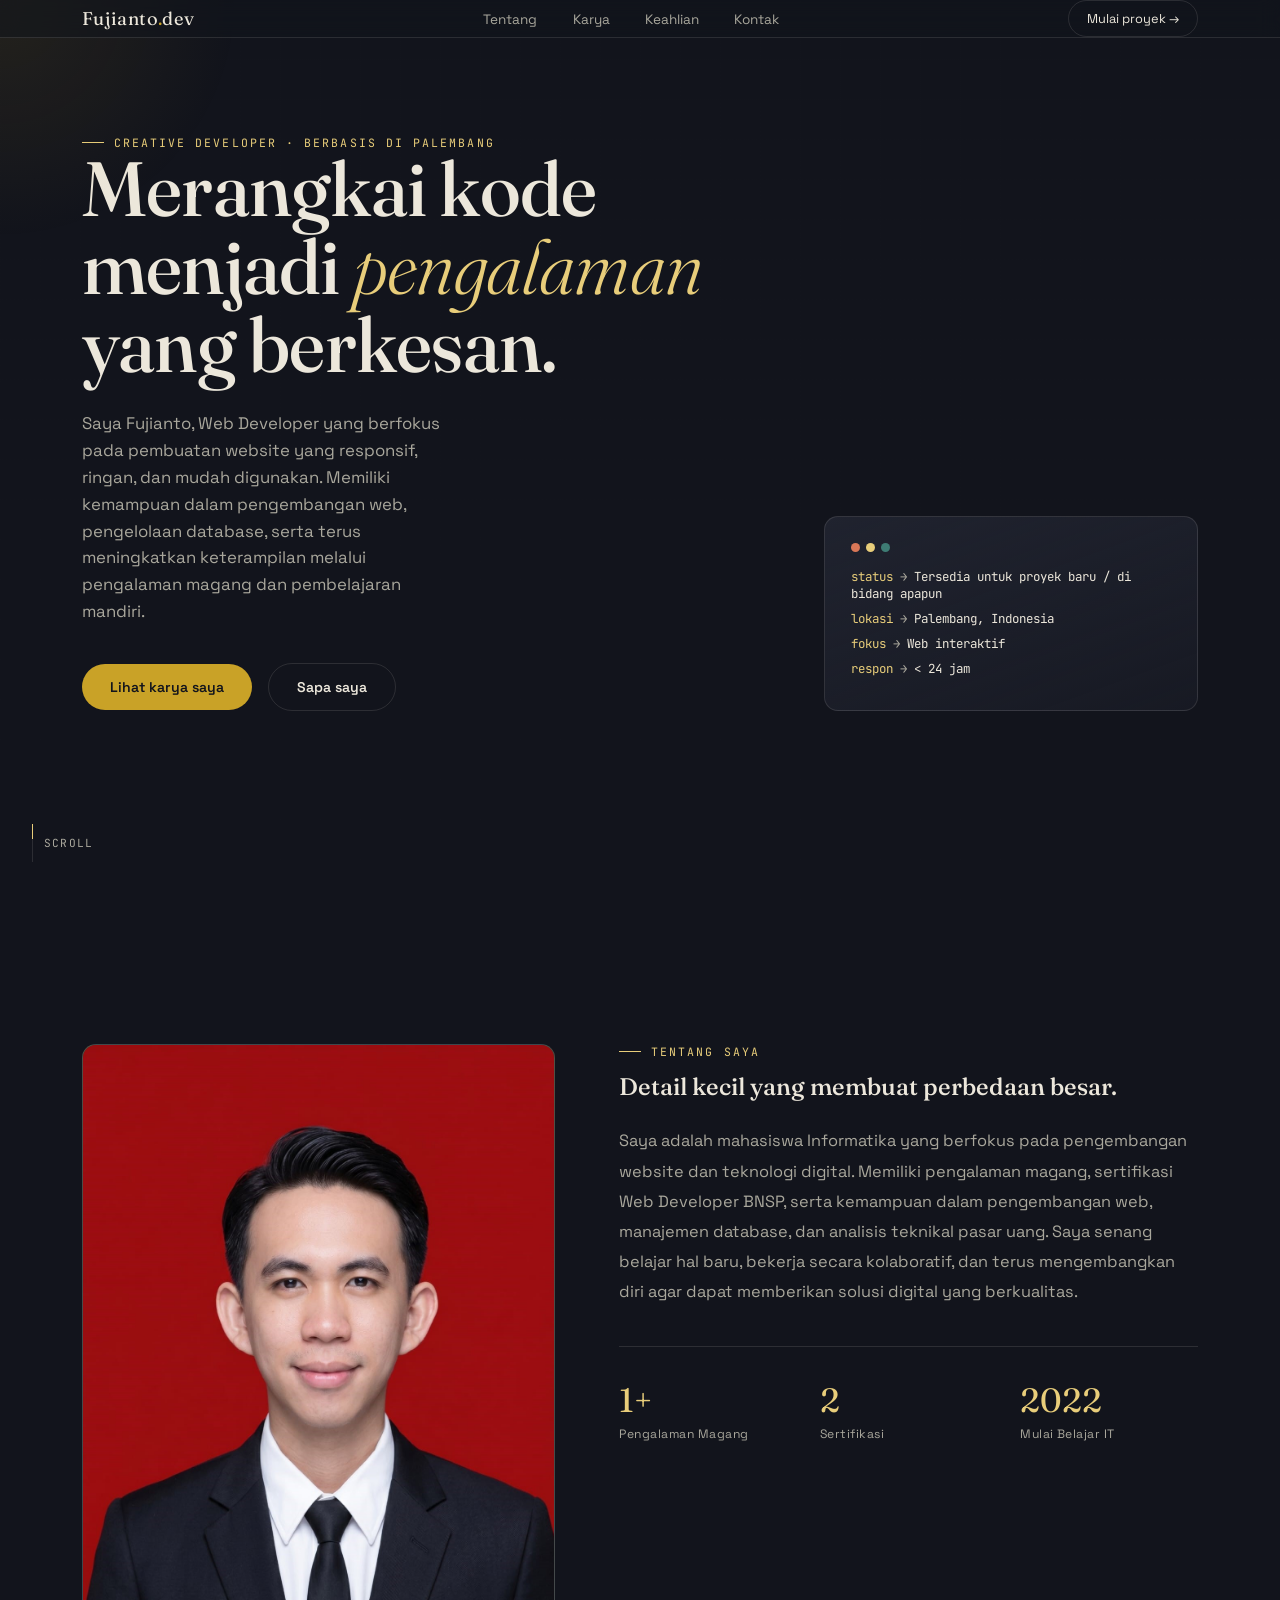
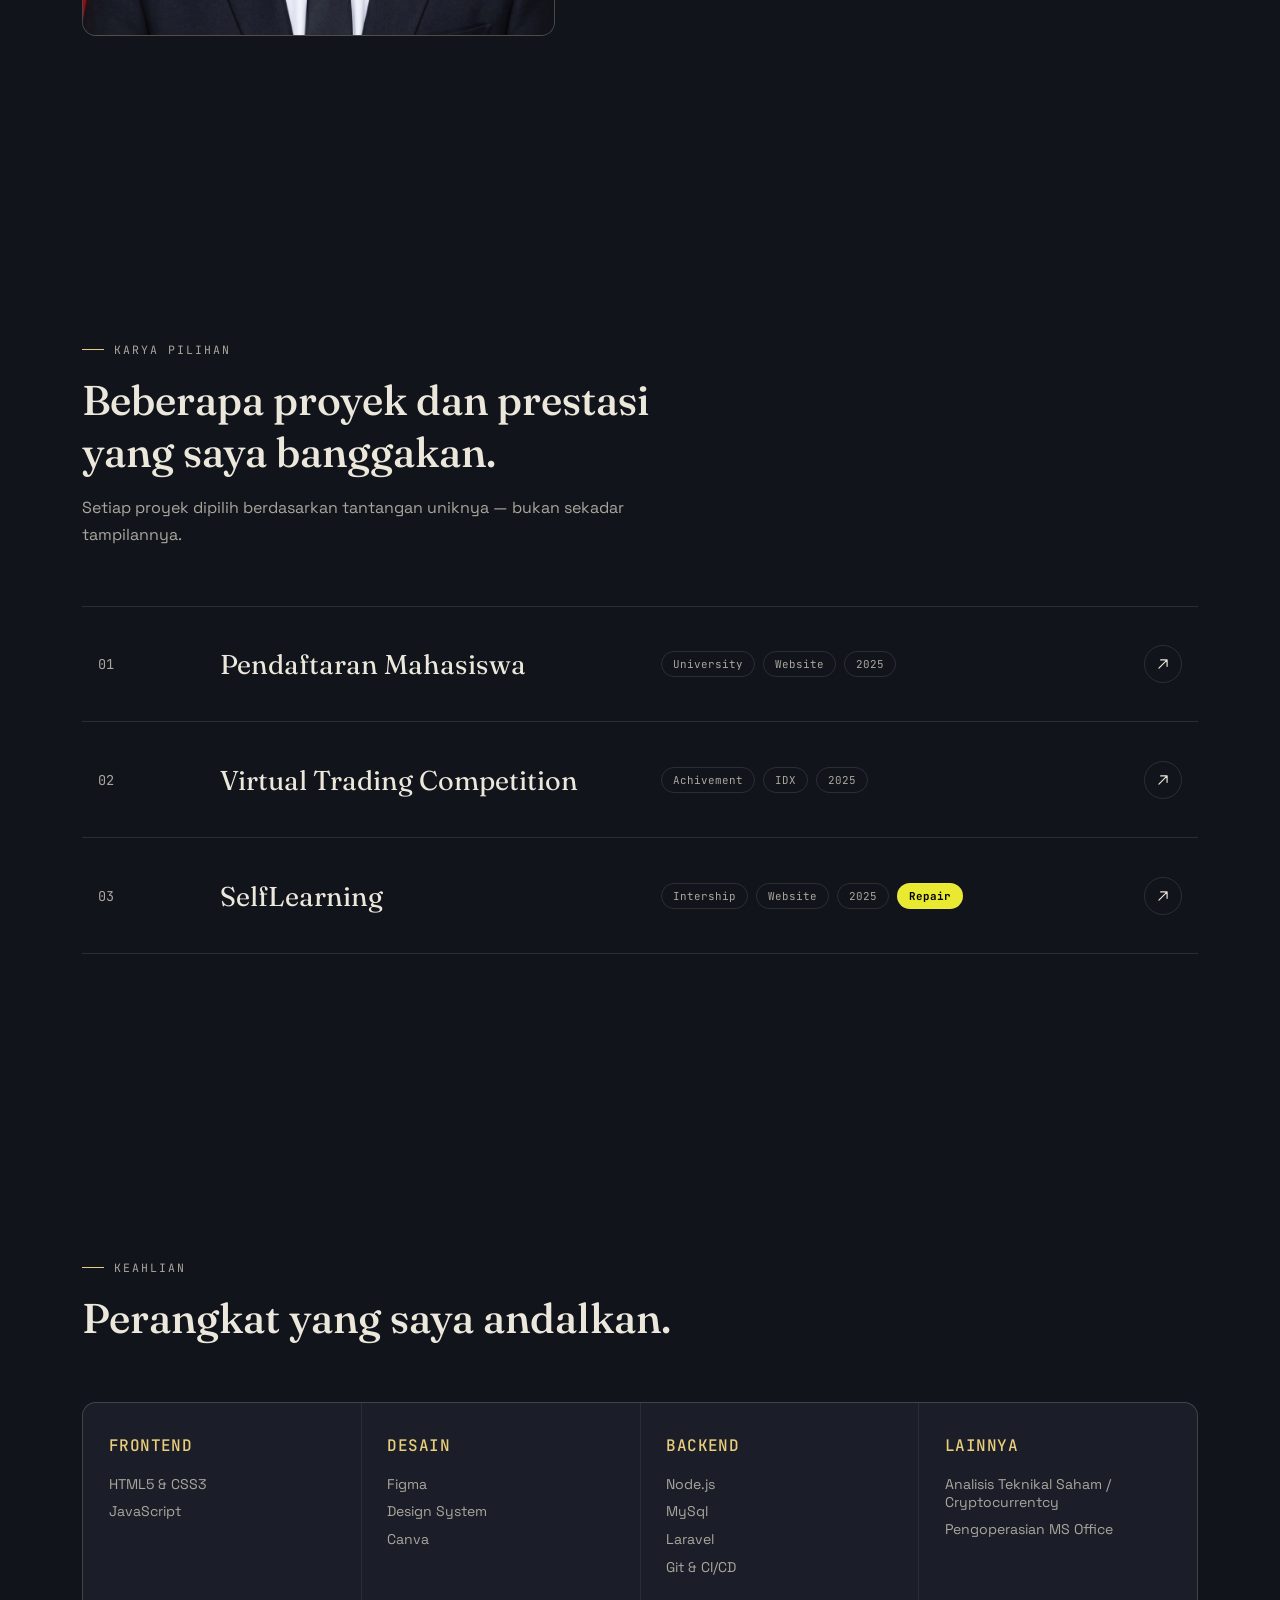
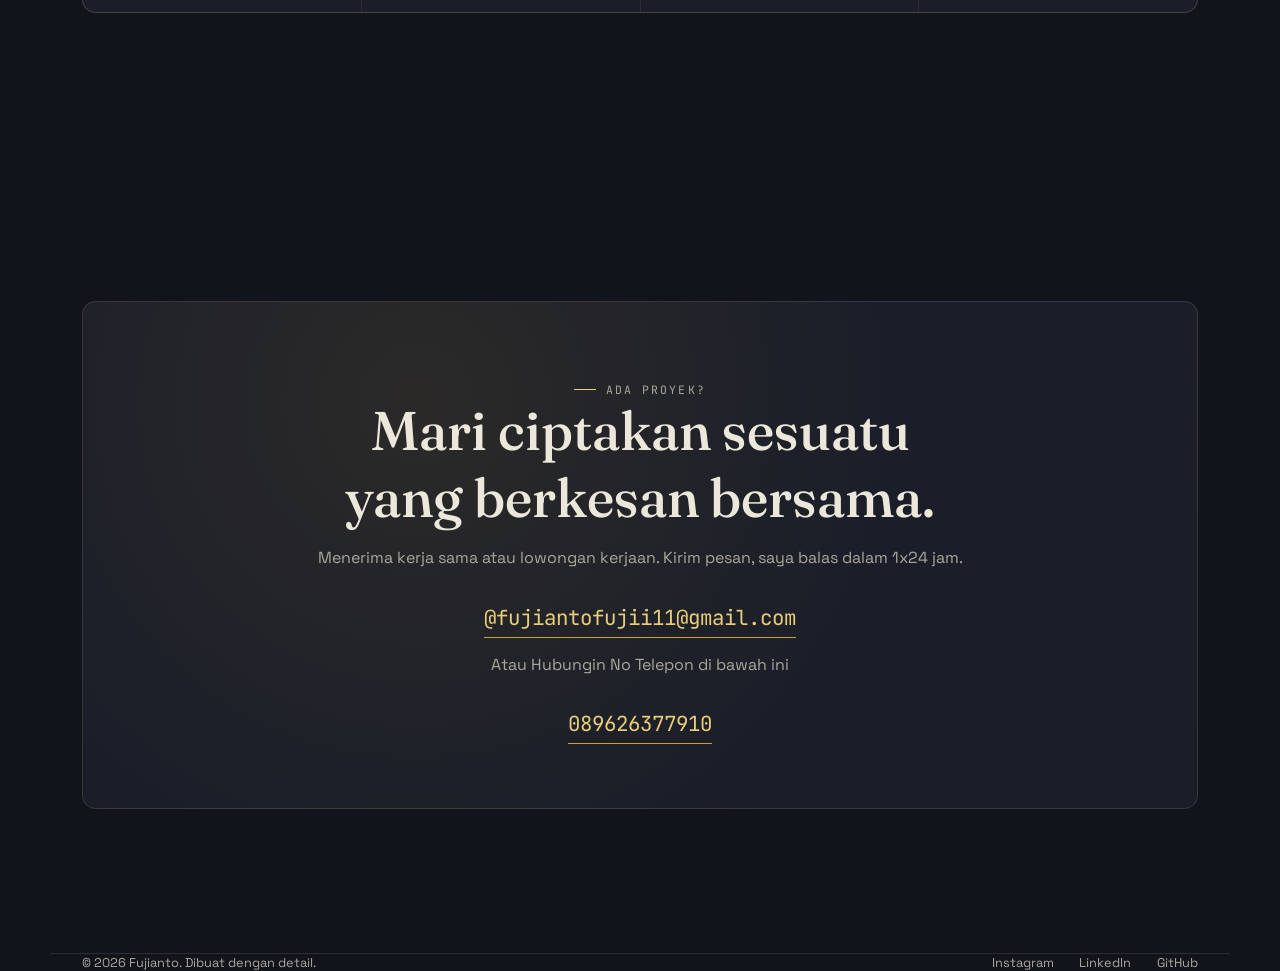
<file: index.html>
<!DOCTYPE html>
<html lang="id">

<head>
    <meta charset="UTF-8">
    <meta name="viewport" content="width=device-width, initial-scale=1.0">
    <title>Fujianto Aditya — Creative Developer</title>
    <link rel="preconnect" href="https://fonts.googleapis.com">
    <link rel="preconnect" href="https://fonts.gstatic.com" crossorigin>
    <link
        href="https://fonts.googleapis.com/css2?family=Fraunces:ital,opsz,wght@0,9..144,300;0,9..144,500;0,9..144,600;1,9..144,400&family=Space+Grotesk:wght@400;500;600;700&family=JetBrains+Mono:wght@400;500&display=swap"
        rel="stylesheet">
    <link rel="stylesheet" href="style.css">
</head>

<body>

    <div id="lamp"></div>

    <header>
        <nav class="wrap">
            <div class="logo">Fujianto<span>.</span>dev</div>
            <ul class="nav-links">
                <li><a href="#tentang">Tentang</a></li>
                <li><a href="#karya">Karya</a></li>
                <li><a href="#keahlian">Keahlian</a></li>
                <!-- <li><a href="#perjalanan">Perjalanan</a></li> -->
                <li><a href="#kontak">Kontak</a></li>
            </ul>
            <a href="#kontak" class="nav-cta">Mulai proyek →</a>
            <button class="burger" id="burgerBtn" aria-label="Buka menu">
                <span></span><span></span><span></span>
            </button>
        </nav>
    </header>

    <div class="mobile-menu" id="mobileMenu">
        <button class="mobile-close" id="mobileClose" aria-label="Tutup menu">✕</button>
        <a href="#tentang">Tentang</a>
        <a href="#karya">Karya</a>
        <a href="#keahlian">Keahlian</a>
        <!-- <a href="#perjalanan">Perjalanan</a> -->
        <a href="#kontak">Kontak</a>
    </div>

    <section class="hero">
        <div class="wrap hero-grid">
            <div>
                <p class="eyebrow reveal">Creative Developer · Berbasis di Palembang</p>
                <h1 class="hero-title reveal">Merangkai kode<br>menjadi <em>pengalaman</em><br>yang berkesan.</h1>
                <p class="hero-sub reveal">Saya Fujianto, Web Developer yang berfokus pada pembuatan website yang
                    responsif, ringan, dan mudah digunakan. Memiliki kemampuan dalam pengembangan web, pengelolaan
                    database, serta terus meningkatkan keterampilan melalui pengalaman magang dan pembelajaran mandiri.
                </p>
                <div class="hero-actions reveal">
                    <a href="#karya" class="btn btn-primary">Lihat karya saya</a>
                    <a href="#kontak" class="btn btn-ghost">Sapa saya</a>
                </div>
            </div>
            <div class="hero-card reveal">
                <div class="dot-row"><span class="dot"></span><span class="dot"></span><span class="dot"></span></div>
                <div class="line"><span class="key">status</span> → <span class="val">Tersedia untuk proyek baru / di
                        bidang apapun</span>
                </div>
                <div class="line"><span class="key">lokasi</span> → <span class="val">Palembang, Indonesia</span></div>
                <div class="line"><span class="key">fokus</span> → <span class="val">Web interaktif</span></div>
                <div class="line"><span class="key">respon</span> → <span class="val">&lt; 24 jam</span></div>
                <!-- <div class="line"><span class="key">kopi.hariIni</span> → <span class="val">3 cangkir ☕</span></div> -->
            </div>
        </div>
        <div class="scroll-cue"><span class="rail"></span> SCROLL</div>
    </section>

    <section id="tentang">
        <div class="wrap">
            <div class="about-grid">
                <div class="about-portrait reveal">
                    <img src="img/Profile_CV.jpeg" alt="Data Mahasiswa" width="100%" height="100%">
                </div>
                <div>
                    <p class="eyebrow reveal">Tentang saya</p>
                    <h2 class="reveal" style="margin-top:.8rem;">Detail kecil yang membuat perbedaan besar.</h2>
                    <div class="about-text reveal" style="margin-top:1.6rem;">
                        <p>Saya adalah mahasiswa Informatika yang berfokus pada pengembangan website dan teknologi
                            digital. Memiliki pengalaman magang, sertifikasi Web Developer BNSP, serta kemampuan dalam
                            pengembangan web, manajemen database, dan analisis teknikal pasar uang. Saya senang belajar
                            hal baru, bekerja secara kolaboratif, dan terus mengembangkan diri agar dapat memberikan
                            solusi digital yang berkualitas.</p>
                    </div>
                    <div class="stat-row reveal">
                        <div>
                            <div class="stat-num">1+</div>
                            <div class="stat-label">Pengalaman Magang</div>
                        </div>

                        <div>
                            <div class="stat-num">2</div>
                            <div class="stat-label">Sertifikasi</div>
                        </div>

                        <div>
                            <div class="stat-num">2022</div>
                            <div class="stat-label">Mulai Belajar IT</div>
                        </div>
                    </div>
                </div>
            </div>
        </div>
    </section>

    <section id="karya">
        <div class="wrap">
            <div class="section-head reveal">
                <p class="eyebrow">Karya pilihan</p>
                <h2>Beberapa proyek dan prestasi yang saya banggakan.</h2>
                <p>Setiap proyek dipilih berdasarkan tantangan uniknya — bukan sekadar tampilannya.</p>
            </div>
            <div class="proj-list">
                <div class="proj reveal" onclick="window.open('pendaftaranMahasiswa')">
                    <span class="proj-index">01</span>
                    <span class="proj-name">Pendaftaran Mahasiswa</span>
                    <div class="proj-row-inner">
                        <div class="proj-meta">
                            <span class="tag">University</span><span class="tag">Website</span><span
                                class="tag">2025</span>
                        </div>
                        <div class="proj-arrow"><svg width="14" height="14" viewBox="0 0 24 24">
                                <path d="M5 19L19 5M19 5H8M19 5V16" stroke="#ece7db" stroke-width="2"
                                    stroke-linecap="round" />
                            </svg></div>
                    </div>
                </div>
                <div class="proj reveal" onclick="window.open('virtualTrading')">
                    <span class="proj-index">02</span>
                    <span class="proj-name">Virtual Trading Competition</span>
                    <div class="proj-row-inner">
                        <div class="proj-meta">
                            <span class="tag">Achivement</span><span class="tag">IDX</span><span class="tag">2025</span>
                        </div>
                        <div class="proj-arrow"><svg width="14" height="14" viewBox="0 0 24 24">
                                <path d="M5 19L19 5M19 5H8M19 5V16" stroke="#ece7db" stroke-width="2"
                                    stroke-linecap="round" />
                            </svg></div>
                    </div>
                </div>
                <div class="proj reveal">
                    <!-- onclick="window.open('#','_blank')" -->
                    <span class="proj-index">03</span>
                    <span class="proj-name">SelfLearning</span>
                    <div class="proj-row-inner">
                        <div class="proj-meta">
                            <span class="tag">Intership</span><span class="tag">Website</span><span
                                class="tag">2025</span><span class="tag"
                                style="background-color: rgb(233, 233, 49); color:black; font-weight:bold;">Repair</span>
                        </div>
                        <div class="proj-arrow"><svg width="14" height="14" viewBox="0 0 24 24">
                                <path d="M5 19L19 5M19 5H8M19 5V16" stroke="#ece7db" stroke-width="2"
                                    stroke-linecap="round" />
                            </svg></div>
                    </div>
                </div>
                <!-- <div class="proj reveal" onclick="window.open('#','_blank')">
                    <span class="proj-index">04</span>
                    <span class="proj-name">Ombak Travel</span>
                    <div class="proj-row-inner">
                        <div class="proj-meta">
                            <span class="tag">Booking</span><span class="tag">Mobile-first</span><span
                                class="tag">2022</span>
                        </div>
                        <div class="proj-arrow"><svg width="14" height="14" viewBox="0 0 24 24">
                                <path d="M5 19L19 5M19 5H8M19 5V16" stroke="#ece7db" stroke-width="2"
                                    stroke-linecap="round" />
                            </svg></div>
                    </div>
                </div> -->
            </div>
        </div>
    </section>

    <section id="keahlian">
        <div class="wrap">
            <div class="section-head reveal">
                <p class="eyebrow">Keahlian</p>
                <h2>Perangkat yang saya andalkan.</h2>
            </div>
            <div class="skills-wrap reveal">
                <div class="skill-cell">
                    <h3>FRONTEND</h3>
                    <ul>
                        <li>HTML5 &amp; CSS3</li>
                        <li>JavaScript</li>
                    </ul>
                </div>
                <div class="skill-cell">
                    <h3>DESAIN</h3>
                    <ul>
                        <li>Figma</li>
                        <li>Design System</li>
                        <li>Canva</li>
                    </ul>
                </div>
                <div class="skill-cell">
                    <h3>BACKEND</h3>
                    <ul>
                        <li>Node.js</li>
                        <li>MySql</li>
                        <li>Laravel</li>
                        <li>Git &amp; CI/CD</li>
                    </ul>
                </div>
                <div class="skill-cell">
                    <h3>LAINNYA</h3>
                    <ul>
                        <li>Analisis Teknikal Saham / Cryptocurrentcy</li>
                        <li>Pengoperasian MS Office</li>
                    </ul>
                </div>
            </div>
        </div>
    </section>

    <!-- <section id="perjalanan">
        <div class="wrap">
            <div class="section-head reveal">
                <p class="eyebrow">Perjalanan karier</p>
                <h2>Langkah demi langkah.</h2>
            </div>
            <div class="timeline reveal">
                <div class="t-item">
                    <div class="t-year">2024 — Sekarang</div>
                    <div class="t-role">Creative Developer, Freelance</div>
                    <div class="t-desc">Bekerja langsung dengan brand dan startup untuk merancang serta membangun produk
                        digital dari nol.</div>
                </div>
                <div class="t-item">
                    <div class="t-year">2021 — 2024</div>
                    <div class="t-role">Frontend Engineer, Studio Aksara</div>
                    <div class="t-desc">Memimpin pengembangan design system dan antarmuka untuk lebih dari 15 klien
                        lintas industri.</div>
                </div>
                <div class="t-item">
                    <div class="t-year">2019 — 2021</div>
                    <div class="t-role">Junior Web Developer, Bitnara Labs</div>
                    <div class="t-desc">Memulai karier membangun landing page dan aplikasi internal berbasis React.
                    </div>
                </div>
            </div>
        </div>
    </section> -->

    <!-- <section>
        <div class="wrap">
            <div class="section-head reveal">
                <p class="eyebrow">Kata mereka</p>
                <h2>Yang klien katakan.</h2>
            </div>
            <div class="testi reveal">
                <p class="testi-quote">"Fujianto memahami detail yang sering terlewat orang lain. Hasil akhirnya bukan
                    cuma
                    indah, tapi juga terasa nyaman dipakai sehari-hari oleh tim kami."</p>
                <div class="testi-who">
                    <div class="testi-avatar"></div>
                    <div>
                        <div class="testi-name">Dinda Pramesti</div>
                        <div class="testi-role">Head of Product, Lumen Studio</div>
                    </div>
                </div>
            </div>
        </div>
    </section> -->

    <section id="kontak">
        <div class="wrap">
            <div class="contact-box reveal">
                <p class="eyebrow" style="justify-content:center;">Ada proyek?</p>
                <h2>Mari ciptakan sesuatu<br>yang berkesan bersama.</h2>
                <p>Menerima kerja sama atau lowongan kerjaan. Kirim pesan, saya balas dalam 1x24 jam.</p>
                <a href="mailto:halo@Fujianto.dev" class="contact-email">@fujiantofujii11@gmail.com</a>
                <br>
                <p>Atau Hubungin No Telepon di bawah ini</p>
                <a href="mailto:halo@Fujianto.dev" class="contact-email">089626377910</a>
            </div>
        </div>
    </section>

    <footer class="wrap">
        <div>© 2026 Fujianto. Dibuat dengan detail.</div>
        <div class="foot-links">
            <a href="https://www.instagram.com/fujii_011/">Instagram</a>
            <a href="https://www.linkedin.com/in/fuji-anto-56a898252/">LinkedIn</a>
            <a href="https://github.com/fujianto12">GitHub</a>
        </div>
    </footer>

    <script src="index.js"></script>
</body>

</html>
</file>
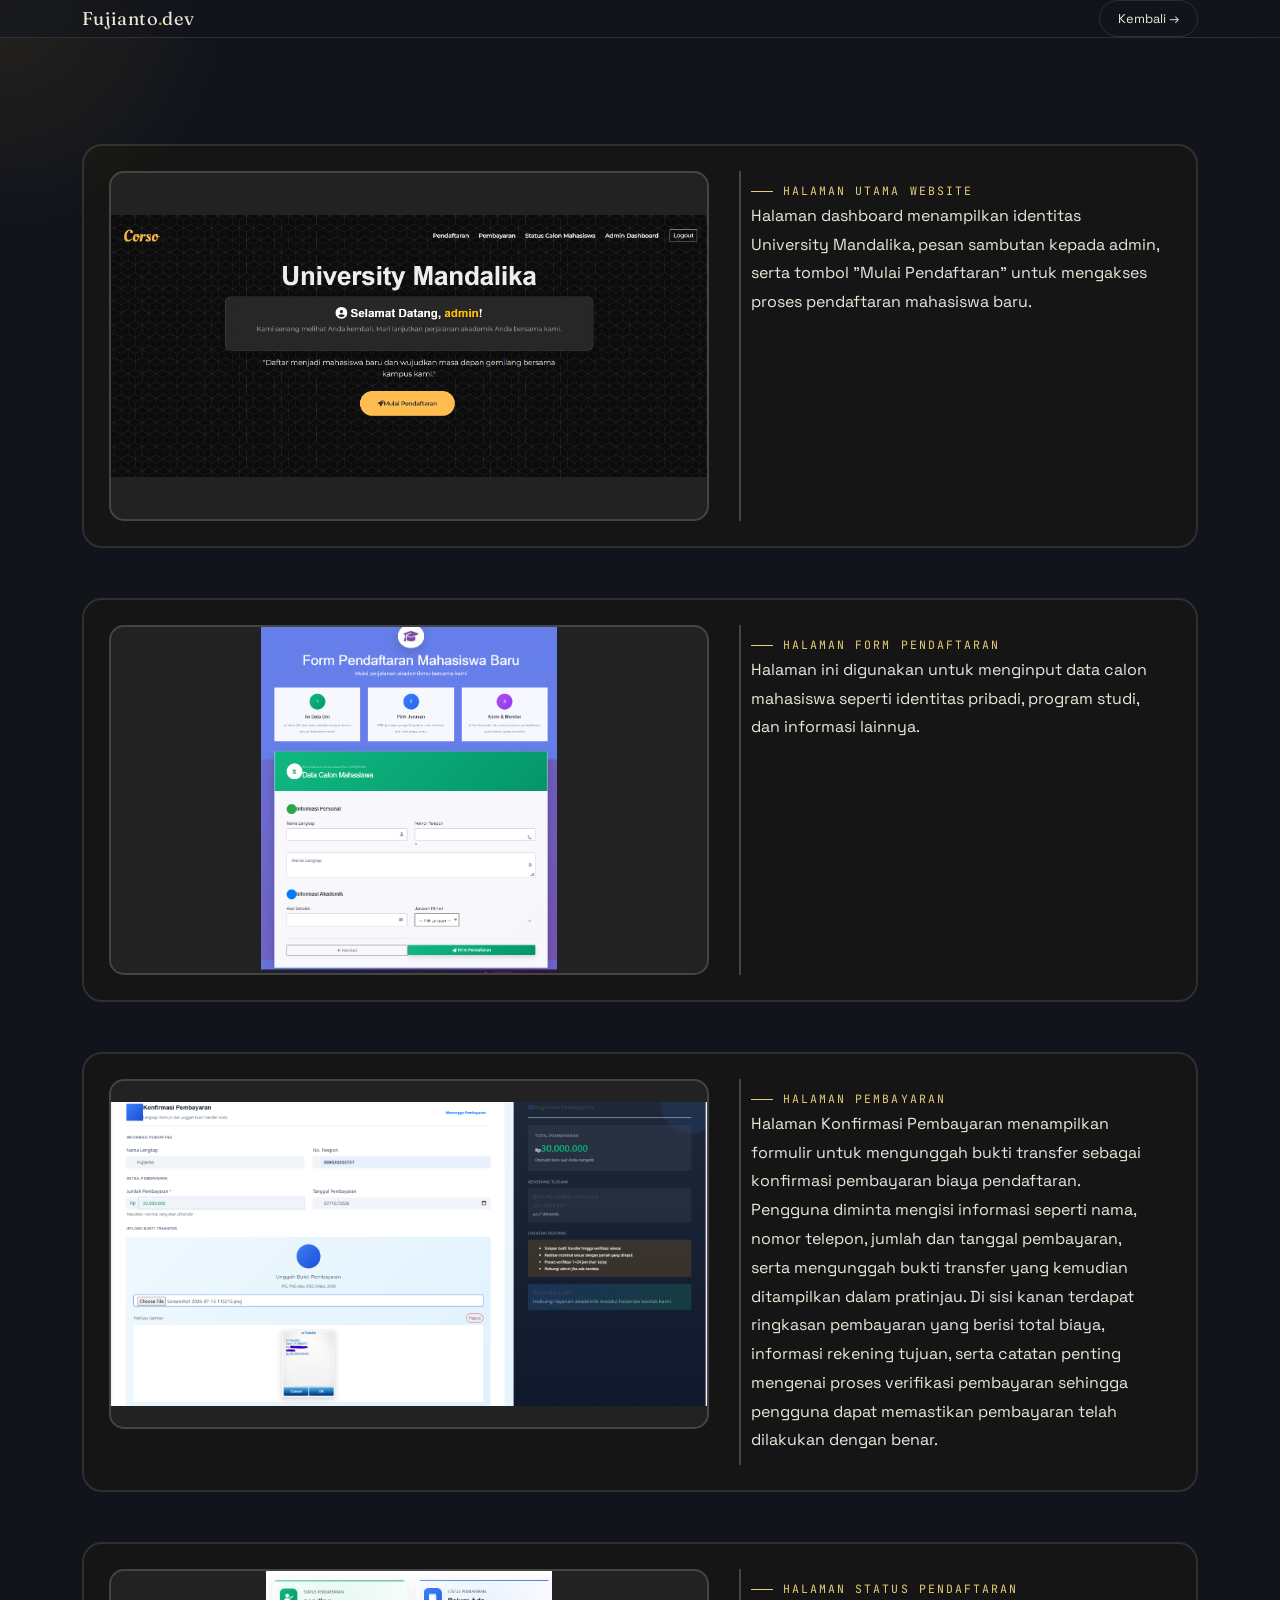
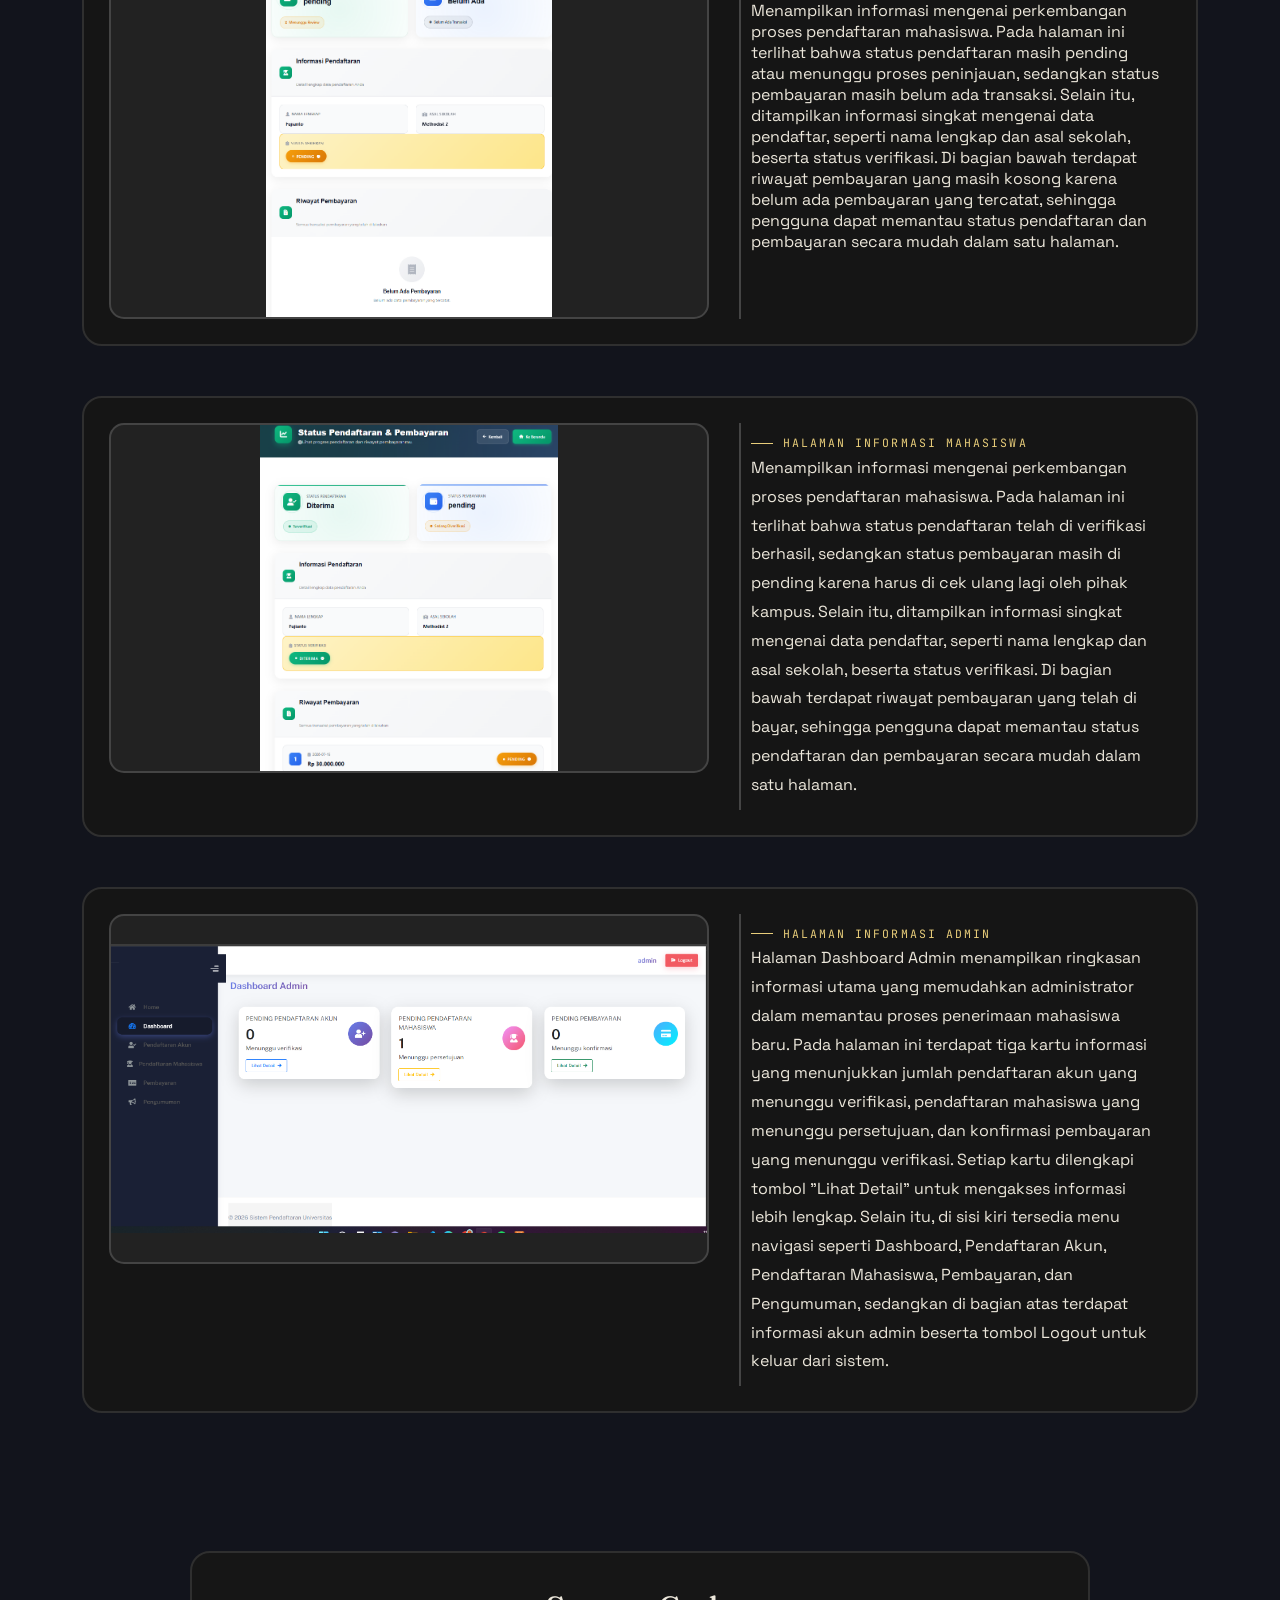
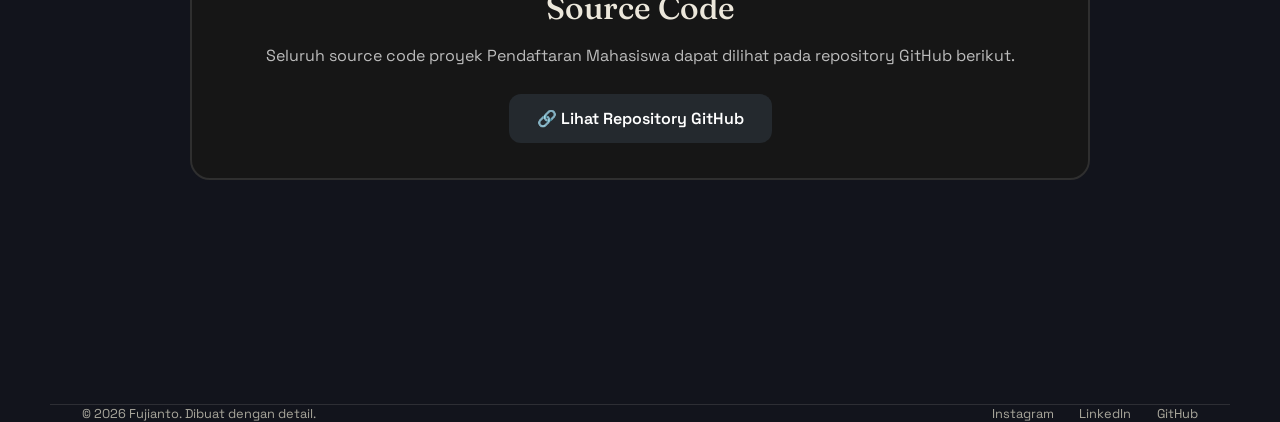
<file: pendaftaranMahasiswa.html>
<!DOCTYPE html>
<html lang="id">

<head>
    <meta charset="UTF-8">
    <meta name="viewport" content="width=device-width, initial-scale=1.0">
    <title>Pendaftaran Mahasiswa</title>
    <link rel="preconnect" href="https://fonts.googleapis.com">
    <link rel="preconnect" href="https://fonts.gstatic.com" crossorigin>
    <link
        href="https://fonts.googleapis.com/css2?family=Fraunces:ital,opsz,wght@0,9..144,300;0,9..144,500;0,9..144,600;1,9..144,400&family=Space+Grotesk:wght@400;500;600;700&family=JetBrains+Mono:wght@400;500&display=swap"
        rel="stylesheet">
    <link rel="stylesheet" href="style.css">
</head>

<body>

    <div id="lamp"></div>

    <header>
        <nav class="wrap">
            <div class="logo">Fujianto<span>.</span>dev</div>
            <a href="/portofolio_fujianto/#karya" class="nav-cta">Kembali →</a>
            <button class="burger" id="burgerBtn" aria-label="Buka menu">
                <span></span><span></span><span></span>
            </button>
        </nav>
    </header>

    <section id="tentang">
        <div class="wrap">

            <!-- Gambar 1 -->
            <div class="content-box">
                <div class="image-box">
                    <img src="img/pendaftaranMahasiswa/dasboardAwal.png" alt="Dashboard">
                </div>

                <div class="text-box">
                    <p class="eyebrow">Halaman Utama Website</p>
                    <p>
                        Halaman dashboard menampilkan identitas University Mandalika,
                        pesan sambutan kepada admin, serta tombol "Mulai Pendaftaran"
                        untuk mengakses proses pendaftaran mahasiswa baru.
                    </p>
                </div>
            </div>

            <!-- Gambar 2 -->
            <div class="content-box">
                <div class="image-box">
                    <img src="img/pendaftaranMahasiswa/formpendaftaranMahasiswa.png" alt="Form Pendaftaran">
                </div>

                <div class="text-box">
                    <p class="eyebrow">Halaman Form Pendaftaran</p>
                    <p>
                        Halaman ini digunakan untuk menginput data calon mahasiswa
                        seperti identitas pribadi, program studi, dan informasi lainnya.
                    </p>
                </div>
            </div>

            <!-- Gambar 3 -->
            <div class="content-box">
                <div class="image-box">
                    <img src="img/pendaftaranMahasiswa/pembayaranUser.png" alt="Data Mahasiswa">
                </div>

                <div class="text-box">
                    <p class="eyebrow">Halaman Pembayaran</p>
                    <p>Halaman Konfirmasi Pembayaran menampilkan formulir untuk mengunggah bukti transfer sebagai
                        konfirmasi pembayaran biaya pendaftaran. Pengguna diminta mengisi informasi seperti nama, nomor
                        telepon, jumlah dan tanggal pembayaran, serta mengunggah bukti transfer yang kemudian
                        ditampilkan dalam pratinjau. Di sisi kanan terdapat ringkasan pembayaran yang berisi total
                        biaya, informasi rekening tujuan, serta catatan penting mengenai proses verifikasi pembayaran
                        sehingga pengguna dapat memastikan pembayaran telah dilakukan dengan benar.
                    </p>
                </div>
            </div>

            <!-- Gambar 4 -->
            <div class="content-box">
                <div class="image-box">
                    <img src="img/pendaftaranMahasiswa/StatusPendaftaranUser.png" alt="Data Mahasiswa">
                </div>

                <div class="text-box">
                    <p class="eyebrow">Halaman Status Pendaftaran</p>
                    Menampilkan informasi mengenai perkembangan proses pendaftaran mahasiswa.
                    Pada halaman ini terlihat bahwa status pendaftaran masih pending atau menunggu proses peninjauan,
                    sedangkan status pembayaran masih belum ada transaksi. Selain itu, ditampilkan informasi singkat
                    mengenai data pendaftar, seperti nama lengkap dan asal sekolah, beserta status verifikasi. Di bagian
                    bawah terdapat riwayat pembayaran yang masih kosong karena belum ada pembayaran yang tercatat,
                    sehingga pengguna dapat memantau status pendaftaran dan pembayaran secara mudah dalam satu halaman.
                    </p>
                </div>
            </div>

            <!-- Gambar 5 -->
            <div class="content-box">
                <div class="image-box">
                    <img src="img/pendaftaranMahasiswa/statusPendaftaranBerhasil.png" alt="Data Mahasiswa">
                </div>

                <div class="text-box">
                    <p class="eyebrow">Halaman Informasi Mahasiswa</p>
                    <p>Menampilkan informasi mengenai perkembangan proses pendaftaran mahasiswa.
                        Pada halaman ini terlihat bahwa status pendaftaran telah di verifikasi berhasil,
                        sedangkan status pembayaran masih di pending karena harus di cek ulang lagi oleh pihak kampus.
                        Selain itu, ditampilkan informasi singkat
                        mengenai data pendaftar, seperti nama lengkap dan asal sekolah, beserta status verifikasi. Di
                        bagian
                        bawah terdapat riwayat pembayaran yang telah di bayar,
                        sehingga pengguna dapat memantau status pendaftaran dan pembayaran secara mudah dalam satu
                        halaman.
                    </p>
                </div>
            </div>
            <!-- Gambar 6 -->
            <div class="content-box">
                <div class="image-box">
                    <img src="img/pendaftaranMahasiswa/dasbordAdm.png" alt="Data Mahasiswa">
                </div>

                <div class="text-box">
                    <p class="eyebrow">Halaman Informasi Admin</p>
                    <p>Halaman Dashboard Admin menampilkan ringkasan informasi utama yang memudahkan administrator dalam
                        memantau proses penerimaan mahasiswa baru. Pada halaman ini terdapat tiga kartu informasi yang
                        menunjukkan jumlah pendaftaran akun yang menunggu verifikasi, pendaftaran mahasiswa yang
                        menunggu persetujuan, dan konfirmasi pembayaran yang menunggu verifikasi. Setiap kartu
                        dilengkapi tombol "Lihat Detail" untuk mengakses informasi lebih lengkap. Selain itu, di sisi
                        kiri tersedia menu navigasi seperti Dashboard, Pendaftaran Akun, Pendaftaran Mahasiswa,
                        Pembayaran, dan Pengumuman, sedangkan di bagian atas terdapat informasi akun admin beserta
                        tombol Logout untuk keluar dari sistem.
                    </p>
                </div>
            </div>
        </div>
    </section>

    <section class="github-section" style="margin-top: -200px;">
        <div class="wrap">
            <div class="github-card">
                <h2>Source Code</h2>
                <p>
                    Seluruh source code proyek Pendaftaran Mahasiswa dapat dilihat pada
                    repository GitHub berikut.
                </p>

                <a href="https://github.com/fujianto12/LSP_pendaftaranMahasiswa.git" target="_blank" class="github-btn">
                    🔗 Lihat Repository GitHub
                </a>
            </div>
        </div>
    </section>




     <footer class="wrap">
        <div>© 2026 Fujianto. Dibuat dengan detail.</div>
        <div class="foot-links">
            <a href="https://www.instagram.com/fujii_011/">Instagram</a>
            <a href="https://www.linkedin.com/in/fuji-anto-56a898252/">LinkedIn</a>
            <a href="https://github.com/fujianto12">GitHub</a>
        </div>
    </footer>

    <script src="index.js"></script>
</body>

</html>
</file>
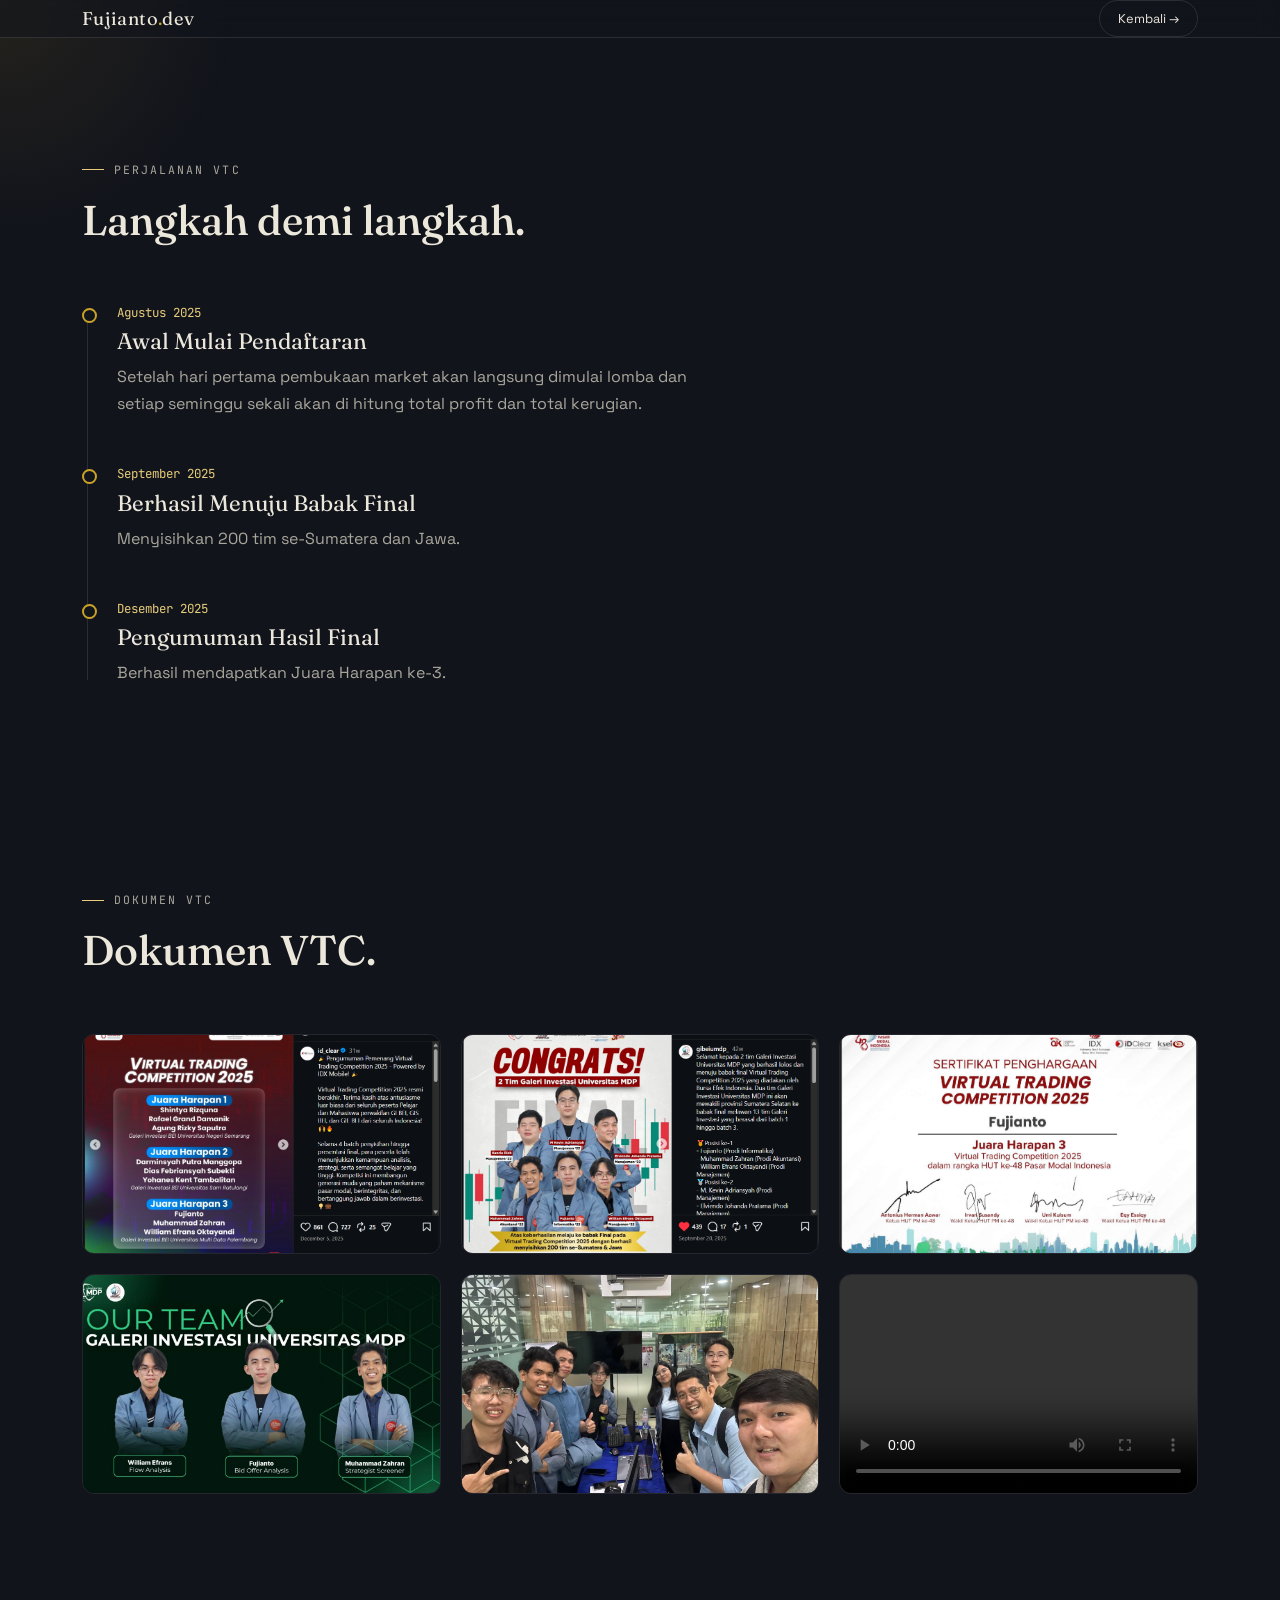
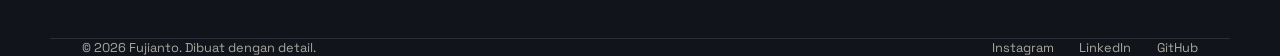
<file: virtualTrading.html>
<!DOCTYPE html>
<html lang="id">

<head>
    <meta charset="UTF-8">
    <meta name="viewport" content="width=device-width, initial-scale=1.0">
    <title>Virtual Trading</title>
    <link rel="preconnect" href="https://fonts.googleapis.com">
    <link rel="preconnect" href="https://fonts.gstatic.com" crossorigin>
    <link
        href="https://fonts.googleapis.com/css2?family=Fraunces:ital,opsz,wght@0,9..144,300;0,9..144,500;0,9..144,600;1,9..144,400&family=Space+Grotesk:wght@400;500;600;700&family=JetBrains+Mono:wght@400;500&display=swap"
        rel="stylesheet">
    <link rel="stylesheet" href="style.css">
</head>

<body>

    <div id="lamp"></div>

    <header>
        <nav class="wrap">
            <div class="logo">Fujianto<span>.</span>dev</div>
            <a href="/portofolio_fujianto/#karya" class="nav-cta">Kembali →</a>
            <button class="burger" id="burgerBtn" aria-label="Buka menu">
                <span></span><span></span><span></span>
            </button>
        </nav>
    </header>

    <div class="mobile-menu" id="mobileMenu">
        <button class="mobile-close" id="mobileClose" aria-label="Tutup menu">✕</button>
        <a href="#tentang">Tentang</a>
        <a href="#karya">Karya</a>
        <a href="#keahlian">Keahlian</a>
        <!-- <a href="#perjalanan">Perjalanan</a> -->
        <a href="#kontak">Kontak</a>
    </div>
    <section id="perjalanan">
        <div class="wrap">
            <div class="section-head reveal">
                <p class="eyebrow">Perjalanan VTC</p>
                <h2>Langkah demi langkah.</h2>
            </div>
            <div class="timeline reveal">
                <div class="t-item">
                    <div class="t-year">Agustus 2025</div>
                    <div class="t-role">Awal Mulai Pendaftaran</div>
                    <div class="t-desc">Setelah hari pertama pembukaan market akan langsung dimulai lomba dan setiap
                        seminggu sekali akan di hitung total profit dan total kerugian.</div>
                </div>
                <div class="t-item">
                    <div class="t-year">September 2025</div>
                    <div class="t-role">Berhasil Menuju Babak Final</div>
                    <div class="t-desc">Menyisihkan 200 tim se-Sumatera dan Jawa.</div>
                </div>
                <div class="t-item">
                    <div class="t-year">Desember 2025</div>
                    <div class="t-role">Pengumuman Hasil Final</div>
                    <div class="t-desc">Berhasil mendapatkan Juara Harapan ke-3.
                    </div>
                </div>
            </div>
        </div>
    </section>

    <section id="dokumen">
        <div class="wrap">
            <div class="section-head reveal" style="margin-top: -100px;">
                <p class="eyebrow">Dokumen VTC</p>
                <h2>Dokumen VTC.</h2>
            </div>

            <div class="gallery reveal">
                <img src="img/vtc/idxfoto_final.png" alt="Dokumen VTC 1">
                <img src="img/vtc/kampusfotodiri.png" alt="Dokumen VTC 2">
                <img src="img/vtc/sertif.png" alt="Dokumen VTC 3">
                <img src="img/vtc/team.jpg" alt="Dokumen VTC 4">
                <img src="img/vtc/together.jpg" alt="Dokumen VTC 5">

                <video controls preload="metadata" class="gallery-video">
                    <source src="video/WhatsApp Video 2026-07-13 at 13.50.52.mp4" type="video/mp4">
                    Browser Anda tidak mendukung video.
                </video>
            </div>
        </div>
    </section>



      <footer class="wrap">
        <div>© 2026 Fujianto. Dibuat dengan detail.</div>
        <div class="foot-links">
            <a href="https://www.instagram.com/fujii_011/">Instagram</a>
            <a href="https://www.linkedin.com/in/fuji-anto-56a898252/">LinkedIn</a>
            <a href="https://github.com/fujianto12">GitHub</a>
        </div>
    </footer>

    <script src="index.js"></script>
</body>

</html>
</file>
<file: style.css>
:root {
            --ink: #12141c;
            --ink-soft: #1b1e29;
            --panel: #20232f;
            --bone: #ece7db;
            --bone-dim: #a9a79c;
            --gold: #c9a227;
            --gold-soft: #e8cd7a;
            --teal: #3e7c74;
            --line: rgba(236, 231, 219, 0.12);
            --radius: 14px;
            --ease: cubic-bezier(.16, .84, .44, 1);
        }

        * {
            box-sizing: border-box;
        }

        html {
            scroll-behavior: smooth;
        }

        body {
            margin: 0;
            background: var(--ink);
            color: var(--bone);
            font-family: 'Space Grotesk', sans-serif;
            overflow-x: hidden;
            -webkit-font-smoothing: antialiased;
        }

        ::selection {
            background: var(--gold);
            color: var(--ink);
        }

        @media (prefers-reduced-motion: reduce) {
            * {
                animation-duration: .001ms !important;
                animation-iteration-count: 1 !important;
                transition-duration: .001ms !important;
                scroll-behavior: auto !important;
            }
        }

        a {
            color: inherit;
            text-decoration: none;
        }

        h1,
        h2,
        h3 {
            font-family: 'Fraunces', serif;
            margin: 0;
            font-weight: 500;
        }

        p {
            margin: 0;
        }

        .eyebrow {
            font-family: 'JetBrains Mono', monospace;
            font-size: .72rem;
            letter-spacing: .18em;
            text-transform: uppercase;
            color: var(--gold-soft);
            display: flex;
            align-items: center;
            gap: .6rem;
        }

        .eyebrow::before {
            content: '';
            width: 22px;
            height: 1px;
            background: var(--gold-soft);
            display: inline-block;
        }

        .wrap {
            max-width: 1180px;
            margin: 0 auto;
            padding: 0 32px;
        }

        /* --- cursor lamp --- */
        #lamp {
            position: fixed;
            top: 0;
            left: 0;
            width: 520px;
            height: 520px;
            border-radius: 50%;
            background: radial-gradient(circle, rgba(201, 162, 39, 0.10), transparent 65%);
            pointer-events: none;
            transform: translate(-50%, -50%);
            z-index: 2;
            transition: opacity .3s ease;
        }

        /* --- nav --- */
        header {
            position: fixed;
            top: 0;
            left: 0;
            right: 0;
            z-index: 50;
            backdrop-filter: blur(10px);
            background: rgba(18, 20, 28, 0.55);
            border-bottom: 1px solid var(--line);
        }

        nav {
            display: flex;
            align-items: center;
            justify-content: space-between;
            padding: 18px 32px;
            max-width: 1180px;
            margin: 0 auto;
        }

        .logo {
            font-family: 'Fraunces', serif;
            font-size: 1.15rem;
            letter-spacing: .02em;
        }

        .logo span {
            color: var(--gold);
        }

        .nav-links {
            display: flex;
            gap: 2.2rem;
            list-style: none;
            margin: 0;
            padding: 0;
        }

        .nav-links a {
            font-size: .85rem;
            color: var(--bone-dim);
            position: relative;
            padding-bottom: 4px;
            transition: color .25s var(--ease);
        }

        .nav-links a::after {
            content: '';
            position: absolute;
            left: 0;
            bottom: 0;
            width: 0;
            height: 1px;
            background: var(--gold);
            transition: width .3s var(--ease);
        }

        .nav-links a:hover {
            color: var(--bone);
        }

        .nav-links a:hover::after {
            width: 100%;
        }

        .nav-cta {
            border: 1px solid var(--line);
            padding: 9px 18px;
            border-radius: 999px;
            font-size: .8rem;
            transition: all .25s var(--ease);
        }

        .nav-cta:hover {
            border-color: var(--gold);
            color: var(--gold-soft);
        }

        .burger {
            display: none;
            flex-direction: column;
            gap: 5px;
            background: none;
            border: none;
            cursor: pointer;
            padding: 6px;
        }

        .burger span {
            width: 22px;
            height: 2px;
            background: var(--bone);
            display: block;
            transition: .3s;
        }

        /* --- hero --- */
        .hero {
            position: relative;
            min-height: 100vh;
            display: flex;
            align-items: center;
            padding-top: 90px;
            background-image:
                linear-gradient(rgba(18, 20, 28, 0.94), rgba(18, 20, 28, 0.98)),
                repeating-linear-gradient(0deg, rgba(236, 231, 219, 0.035) 0px, rgba(236, 231, 219, 0.035) 1px, transparent 1px, transparent 40px),
                repeating-linear-gradient(90deg, rgba(236, 231, 219, 0.035) 0px, rgba(236, 231, 219, 0.035) 1px, transparent 1px, transparent 40px);
        }

        .hero-grid {
            display: grid;
            grid-template-columns: 1.3fr .7fr;
            gap: 3rem;
            align-items: end;
            width: 100%;
        }

        .hero-title {
            font-size: clamp(2.6rem, 6vw, 5.2rem);
            line-height: 1.02;
            letter-spacing: -.01em;
        }

        .hero-title em {
            font-style: italic;
            color: var(--gold-soft);
            font-weight: 300;
        }

        .hero-sub {
            margin-top: 1.6rem;
            color: var(--bone-dim);
            font-size: 1.05rem;
            max-width: 34ch;
            line-height: 1.6;
        }

        .hero-actions {
            margin-top: 2.4rem;
            display: flex;
            gap: 1rem;
            align-items: center;
        }

        .btn {
            padding: 14px 28px;
            border-radius: 999px;
            font-size: .88rem;
            font-weight: 600;
            display: inline-flex;
            align-items: center;
            gap: .5rem;
            transition: transform .3s var(--ease), box-shadow .3s var(--ease);
        }

        .btn-primary {
            background: var(--gold);
            color: var(--ink);
        }

        .btn-primary:hover {
            transform: translateY(-3px);
            box-shadow: 0 14px 30px -10px rgba(201, 162, 39, .5);
        }

        .btn-ghost {
            color: var(--bone);
            border: 1px solid var(--line);
        }

        .btn-ghost:hover {
            border-color: var(--bone-dim);
            transform: translateY(-3px);
        }

        .hero-card {
            border: 1px solid var(--line);
            border-radius: var(--radius);
            padding: 1.6rem;
            background: linear-gradient(160deg, var(--panel), rgba(32, 35, 47, .4));
            font-family: 'JetBrains Mono', monospace;
            font-size: .78rem;
            color: var(--bone-dim);
            position: relative;
        }

        .hero-card .dot-row {
            display: flex;
            gap: 6px;
            margin-bottom: 1rem;
        }

        .hero-card .dot {
            width: 9px;
            height: 9px;
            border-radius: 50%;
            background: var(--line);
        }

        .hero-card .dot:nth-child(1) {
            background: #d97757;
        }

        .hero-card .dot:nth-child(2) {
            background: var(--gold-soft);
        }

        .hero-card .dot:nth-child(3) {
            background: var(--teal);
        }

        .hero-card .line {
            margin-bottom: .5rem;
        }

        .hero-card .key {
            color: var(--gold-soft);
        }

        .hero-card .val {
            color: var(--bone);
        }

        .scroll-cue {
            position: absolute;
            bottom: 2.4rem;
            left: 32px;
            display: flex;
            align-items: center;
            gap: .7rem;
            font-family: 'JetBrains Mono', monospace;
            font-size: .7rem;
            color: var(--bone-dim);
            letter-spacing: .1em;
        }

        .scroll-cue .rail {
            width: 1px;
            height: 38px;
            background: var(--line);
            position: relative;
            overflow: hidden;
        }

        .scroll-cue .rail::after {
            content: '';
            position: absolute;
            top: 0;
            left: 0;
            width: 100%;
            height: 40%;
            background: var(--gold-soft);
            animation: railmove 2.2s ease-in-out infinite;
        }

        @keyframes railmove {
            0% {
                transform: translateY(-100%);
            }

            100% {
                transform: translateY(250%);
            }
        }

        /* --- reveal --- */
        .reveal {
            opacity: 0;
            transform: translateY(28px);
            transition: opacity .8s var(--ease), transform .8s var(--ease);
        }

        .reveal.in {
            opacity: 1;
            transform: translateY(0);
        }

        section {
            padding: 9rem 0;
            position: relative;
        }

        .section-head {
            margin-bottom: 3.6rem;
            max-width: 640px;
        }

        .section-head h2 {
            font-size: clamp(1.9rem, 3.4vw, 2.6rem);
            margin-top: .9rem;
        }

        .section-head p {
            color: var(--bone-dim);
            margin-top: 1rem;
            line-height: 1.7;
        }

        /* --- about --- */
        .about-grid {
            display: grid;
            grid-template-columns: .9fr 1.1fr;
            gap: 4rem;
            align-items: start;
        }

        .about-portrait {
            aspect-ratio: 4/5;
            border-radius: var(--radius);
            background:
                linear-gradient(160deg, rgba(201, 162, 39, .18), rgba(62, 124, 116, .14)),
                var(--panel);
            border: 1px solid var(--line);
            position: relative;
            overflow: hidden;
            display: flex;
            align-items: center;
            justify-content: center;
        }

        .about-portrait .mono-tag {
            position: absolute;
            bottom: 1.2rem;
            left: 1.2rem;
            font-family: 'JetBrains Mono', monospace;
            font-size: .7rem;
            color: var(--bone-dim);
        }

        .about-portrait svg {
            width: 56%;
            opacity: .9;
        }

        .about-text p {
            color: var(--bone-dim);
            line-height: 1.85;
            font-size: 1.02rem;
            margin-bottom: 1.2rem;
        }

        .about-text strong {
            color: var(--bone);
            font-weight: 600;
        }

        .stat-row {
            display: grid;
            grid-template-columns: repeat(3, 1fr);
            gap: 1.4rem;
            margin-top: 2.4rem;
            padding-top: 2rem;
            border-top: 1px solid var(--line);
        }

        .stat-num {
            font-family: 'Fraunces', serif;
            font-size: 2.1rem;
            color: var(--gold-soft);
        }

        .stat-label {
            font-size: .76rem;
            color: var(--bone-dim);
            letter-spacing: .04em;
            margin-top: .3rem;
        }

        /* --- projects --- */
        .proj-list {
            display: flex;
            flex-direction: column;
        }

        .proj {
            display: grid;
            grid-template-columns: 90px 1.1fr 1.4fr;
            gap: 2rem;
            align-items: center;
            padding: 2.4rem 1rem;
            border-top: 1px solid var(--line);
            cursor: pointer;
            transition: background .35s var(--ease), padding-left .35s var(--ease);
            position: relative;
        }

        .proj:last-child {
            border-bottom: 1px solid var(--line);
        }

        .proj:hover {
            background: rgba(236, 231, 219, 0.03);
            padding-left: 1.6rem;
        }

        .proj-index {
            font-family: 'JetBrains Mono', monospace;
            color: var(--bone-dim);
            font-size: .85rem;
        }

        .proj-name {
            font-family: 'Fraunces', serif;
            font-size: 1.7rem;
            transition: color .3s;
        }

        .proj:hover .proj-name {
            color: var(--gold-soft);
        }

        .proj-meta {
            display: flex;
            flex-wrap: wrap;
            gap: .5rem;
            align-items: center;
            justify-content: flex-start;
        }

        .tag {
            font-family: 'JetBrains Mono', monospace;
            font-size: .68rem;
            color: var(--bone-dim);
            border: 1px solid var(--line);
            padding: 5px 11px;
            border-radius: 999px;
        }

        .proj-arrow {
            margin-left: auto;
            width: 38px;
            height: 38px;
            border: 1px solid var(--line);
            border-radius: 50%;
            display: flex;
            align-items: center;
            justify-content: center;
            transition: all .35s var(--ease);
            flex-shrink: 0;
        }

        .proj:hover .proj-arrow {
            background: var(--gold);
            border-color: var(--gold);
            transform: rotate(45deg);
        }

        .proj:hover .proj-arrow svg path {
            stroke: var(--ink);
        }

        .proj-row-inner {
            display: flex;
            align-items: center;
            width: 100%;
        }

        /* --- skills --- */
        .skills-wrap {
            display: grid;
            grid-template-columns: repeat(4, 1fr);
            gap: 1px;
            background: var(--line);
            border: 1px solid var(--line);
            border-radius: var(--radius);
            overflow: hidden;
        }

        .skill-cell {
            background: var(--ink-soft);
            padding: 2rem 1.6rem;
            transition: background .35s var(--ease);
        }

        .skill-cell:hover {
            background: var(--panel);
        }

        .skill-cell h3 {
            font-size: 1rem;
            color: var(--gold-soft);
            margin-bottom: .9rem;
            font-family: 'JetBrains Mono', monospace;
            letter-spacing: .03em;
        }

        .skill-cell ul {
            list-style: none;
            margin: 0;
            padding: 0;
        }

        .skill-cell li {
            color: var(--bone-dim);
            font-size: .88rem;
            padding: .3rem 0;
        }

        /* --- timeline --- */
        .timeline {
            position: relative;
            padding-left: 2.2rem;
        }

        .timeline::before {
            content: '';
            position: absolute;
            left: 5px;
            top: 6px;
            bottom: 6px;
            width: 1px;
            background: var(--line);
        }

        .t-item {
            position: relative;
            padding-bottom: 3rem;
        }

        .t-item:last-child {
            padding-bottom: 0;
        }

        .t-item::before {
            content: '';
            position: absolute;
            left: -2.2rem;
            top: 4px;
            width: 11px;
            height: 11px;
            border-radius: 50%;
            background: var(--ink);
            border: 2px solid var(--gold);
        }

        .t-year {
            font-family: 'JetBrains Mono', monospace;
            color: var(--gold-soft);
            font-size: .78rem;
        }

        .t-role {
            font-family: 'Fraunces', serif;
            font-size: 1.4rem;
            margin-top: .4rem;
        }

        .t-desc {
            color: var(--bone-dim);
            margin-top: .5rem;
            line-height: 1.7;
            max-width: 60ch;
        }

        /* --- testimonial --- */
        .testi {
            border: 1px solid var(--line);
            border-radius: var(--radius);
            padding: 3.4rem;
            background: var(--panel);
            position: relative;
        }

        .testi-quote {
            font-family: 'Fraunces', serif;
            font-style: italic;
            font-size: clamp(1.3rem, 2.4vw, 1.7rem);
            line-height: 1.5;
            color: var(--bone);
        }

        .testi-who {
            margin-top: 1.6rem;
            display: flex;
            align-items: center;
            gap: .8rem;
        }

        .testi-avatar {
            width: 38px;
            height: 38px;
            border-radius: 50%;
            background: linear-gradient(160deg, var(--gold), var(--teal));
        }

        .testi-name {
            font-size: .9rem;
        }

        .testi-role {
            font-size: .78rem;
            color: var(--bone-dim);
        }

        /* --- contact --- */
        .contact-box {
            border: 1px solid var(--line);
            border-radius: var(--radius);
            padding: 4rem;
            text-align: center;
            background:
                radial-gradient(circle at 30% 20%, rgba(201, 162, 39, .09), transparent 55%),
                var(--ink-soft);
        }

        .contact-box h2 {
            font-size: clamp(2rem, 4.4vw, 3.4rem);
        }

        .contact-box p {
            color: var(--bone-dim);
            margin-top: 1rem;
        }

        .contact-email {
            margin-top: 2.2rem;
            display: inline-flex;
            font-family: 'JetBrains Mono', monospace;
            font-size: clamp(1rem, 2.2vw, 1.3rem);
            border-bottom: 1px solid var(--gold);
            padding-bottom: 6px;
            color: var(--gold-soft);
            transition: letter-spacing .3s var(--ease);
        }

        .contact-email:hover {
            letter-spacing: .03em;
        }

        footer {
            padding: 3rem 0 2.4rem;
            border-top: 1px solid var(--line);
            display: flex;
            align-items: center;
            justify-content: space-between;
            color: var(--bone-dim);
            font-size: .8rem;
        }

        .foot-links {
            display: flex;
            gap: 1.6rem;
        }

        .foot-links a {
            transition: color .25s;
        }

        .foot-links a:hover {
            color: var(--gold-soft);
        }

        /* --- responsive --- */
        @media (max-width:980px) {
            .hero-grid {
                grid-template-columns: 1fr;
            }

            .hero-card {
                display: none;
            }

            .about-grid {
                grid-template-columns: 1fr;
            }

            .skills-wrap {
                grid-template-columns: repeat(2, 1fr);
            }

            .proj {
                grid-template-columns: 50px 1fr;
            }

            .proj-meta {
                display: none;
            }
        }

        @media (max-width:720px) {
            .nav-links {
                display: none;
            }

            .burger {
                display: flex;
            }

            .nav-cta {
                display: none;
            }

            section {
                padding: 5.6rem 0;
            }

            .wrap {
                padding: 0 20px;
            }

            .stat-row {
                grid-template-columns: 1fr 1fr;
            }

            .testi {
                padding: 2rem;
            }

            .contact-box {
                padding: 2.2rem 1.6rem;
            }

            footer {
                flex-direction: column;
                gap: 1rem;
                text-align: center;
            }
        }

        .mobile-menu {
            position: fixed;
            inset: 0;
            z-index: 60;
            background: var(--ink);
            display: flex;
            flex-direction: column;
            align-items: center;
            justify-content: center;
            gap: 2rem;
            transform: translateY(-100%);
            transition: transform .5s var(--ease);
        }

        .mobile-menu.open {
            transform: translateY(0);
        }

        .mobile-menu a {
            font-family: 'Fraunces', serif;
            font-size: 2rem;
        }

        .mobile-close {
            position: absolute;
            top: 24px;
            right: 32px;
            background: none;
            border: none;
            color: var(--bone);
            font-size: 1.6rem;
            cursor: pointer;
        }

        /* galeri */
        .gallery {
            display: grid;
            grid-template-columns: repeat(auto-fit, minmax(280px, 1fr));
            gap: 20px;
        }

        .gallery img,
        .gallery video {
            width: 100%;
            height: 220px;
            /* Samakan tinggi */
            object-fit: cover;
            /* Isi penuh seperti gambar */
            border-radius: 12px;
            display: block;
            border: 1px solid rgba(255, 255, 255, .08);
            transition: .3s;
        }

        .gallery img:hover,
        .gallery video:hover {
            transform: translateY(-5px);
            box-shadow: 0 10px 25px rgba(0, 0, 0, .3);
        }

        /* pendaftaran mahasiswa riwayat */

        .content-box {
            display: flex;
            gap: 30px;
            margin-bottom: 50px;
            padding: 25px;
            border: 2px solid #2f2f2f;
            border-radius: 20px;
            background: #151515;
        }

        .image-box {
            width: 600px;
            height: 350px;
            border: 2px solid #444;
            border-radius: 15px;
            overflow: hidden;
            background: #222;
            /* agar sisi kosong terlihat rapi */
        }

        .image-box img {
            width: 100%;
            height: 100%;
            object-fit: contain;
        }

        .text-box {
            flex: 1;
            padding: 10px;
            border-left: 2px solid #444;
        }

        .text-box p {
            line-height: 1.8;
        }


        /* ===========================
   RESPONSIVE
=========================== */

        /* Tablet */
        @media (max-width: 992px) {

            .wrap {
                width: 90%;
                margin: auto;
            }

            .content-box {
                display: flex;
                flex-direction: column;
                gap: 20px;
                padding: 20px;
            }

            .image-box {
                width: 100%;
                height: auto;
            }

            .image-box img {
                width: 100%;
                height: auto;
                object-fit: contain;
                display: block;
            }

            .text-box {
                border-left: none;
                border-top: 2px solid #444;
                padding-top: 20px;
            }

            .github-card {
                width: 100%;
                padding: 25px;
            }
        }


        /* Handphone */
        @media (max-width:768px) {

            header nav {
                flex-wrap: wrap;
                gap: 15px;
            }

            .logo {
                font-size: 1.4rem;
            }

            .nav-cta {
                font-size: .9rem;
            }

            .content-box {
                padding: 18px;
                border-radius: 15px;
            }

            .image-box {
                width: 100%;
            }

            .text-box p {
                font-size: .95rem;
                line-height: 1.8;
                text-align: justify;
            }

            .eyebrow {
                font-size: 1.1rem;
            }

            .github-card h2 {
                font-size: 1.7rem;
            }

            .github-btn {
                width: 100%;
                text-align: center;
                padding: 15px;
                box-sizing: border-box;
            }

            footer {
                display: flex;
                flex-direction: column;
                gap: 15px;
                text-align: center;
            }

            .foot-links {
                display: flex;
                justify-content: center;
                flex-wrap: wrap;
                gap: 15px;
            }
        }


        /* HP kecil */
        @media (max-width:480px) {

            body {
                font-size: 14px;
            }

            .wrap {
                width: 94%;
            }

            .content-box {
                padding: 15px;
                gap: 15px;
            }

            .image-box {
                border-radius: 10px;
            }

            .github-card {
                padding: 20px;
                border-radius: 15px;
            }

            .github-card h2 {
                font-size: 1.5rem;
            }

            .github-card p {
                font-size: .9rem;
            }

            .github-btn {
                font-size: .95rem;
            }

            footer {
                font-size: .85rem;
            }
        }
        

        /* link github */
        .github-section {
            margin: 80px 0;
        }

        .github-card {
            max-width: 900px;
            margin: auto;
            padding: 35px;
            text-align: center;
            background: #161616;
            border: 2px solid #2f2f2f;
            border-radius: 20px;
        }

        .github-card h2 {
            margin-bottom: 15px;
            font-size: 2rem;
        }

        .github-card p {
            color: #bdbdbd;
            margin-bottom: 25px;
            line-height: 1.7;
        }

        .github-btn {
            display: inline-block;
            padding: 14px 28px;
            background: #24292e;
            color: #fff;
            text-decoration: none;
            font-weight: 600;
            border-radius: 12px;
            transition: .3s;
        }

        .github-btn:hover {
            background: #000;
            transform: translateY(-3px);
        }
</file>
